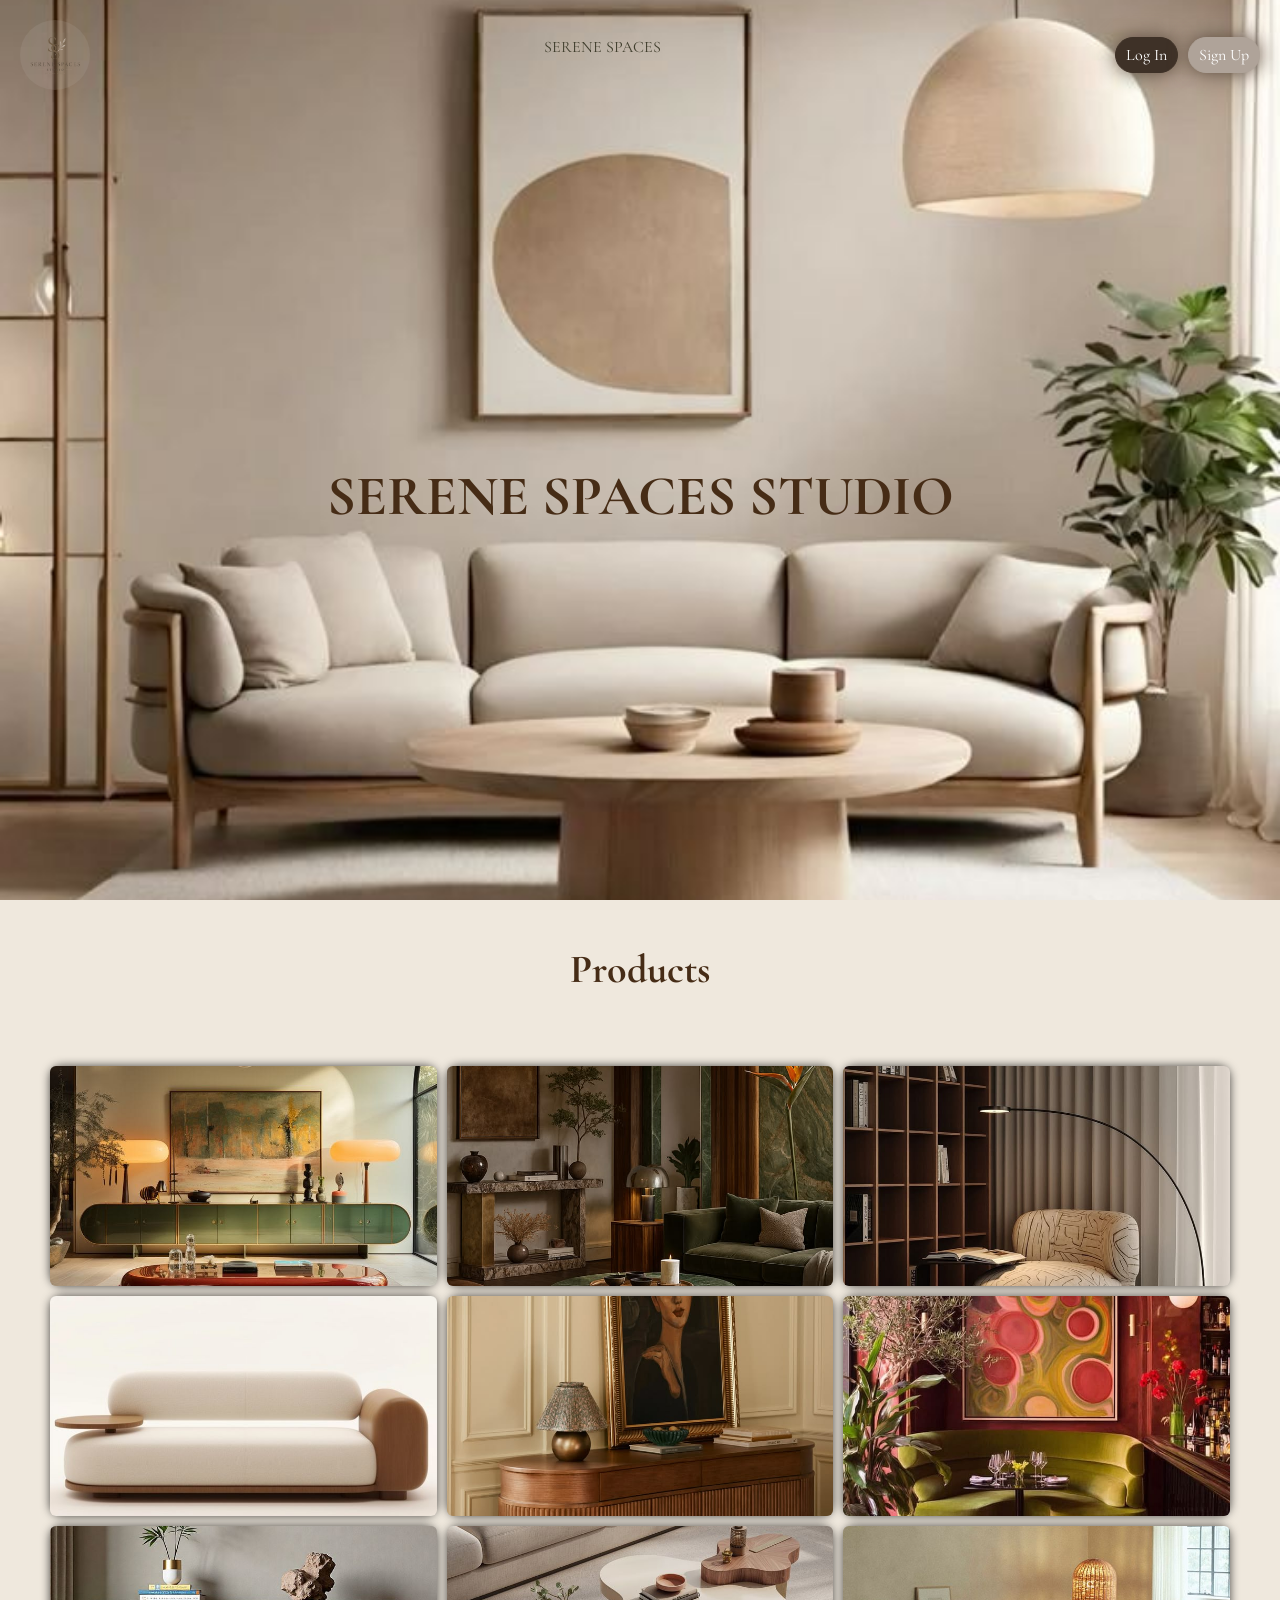
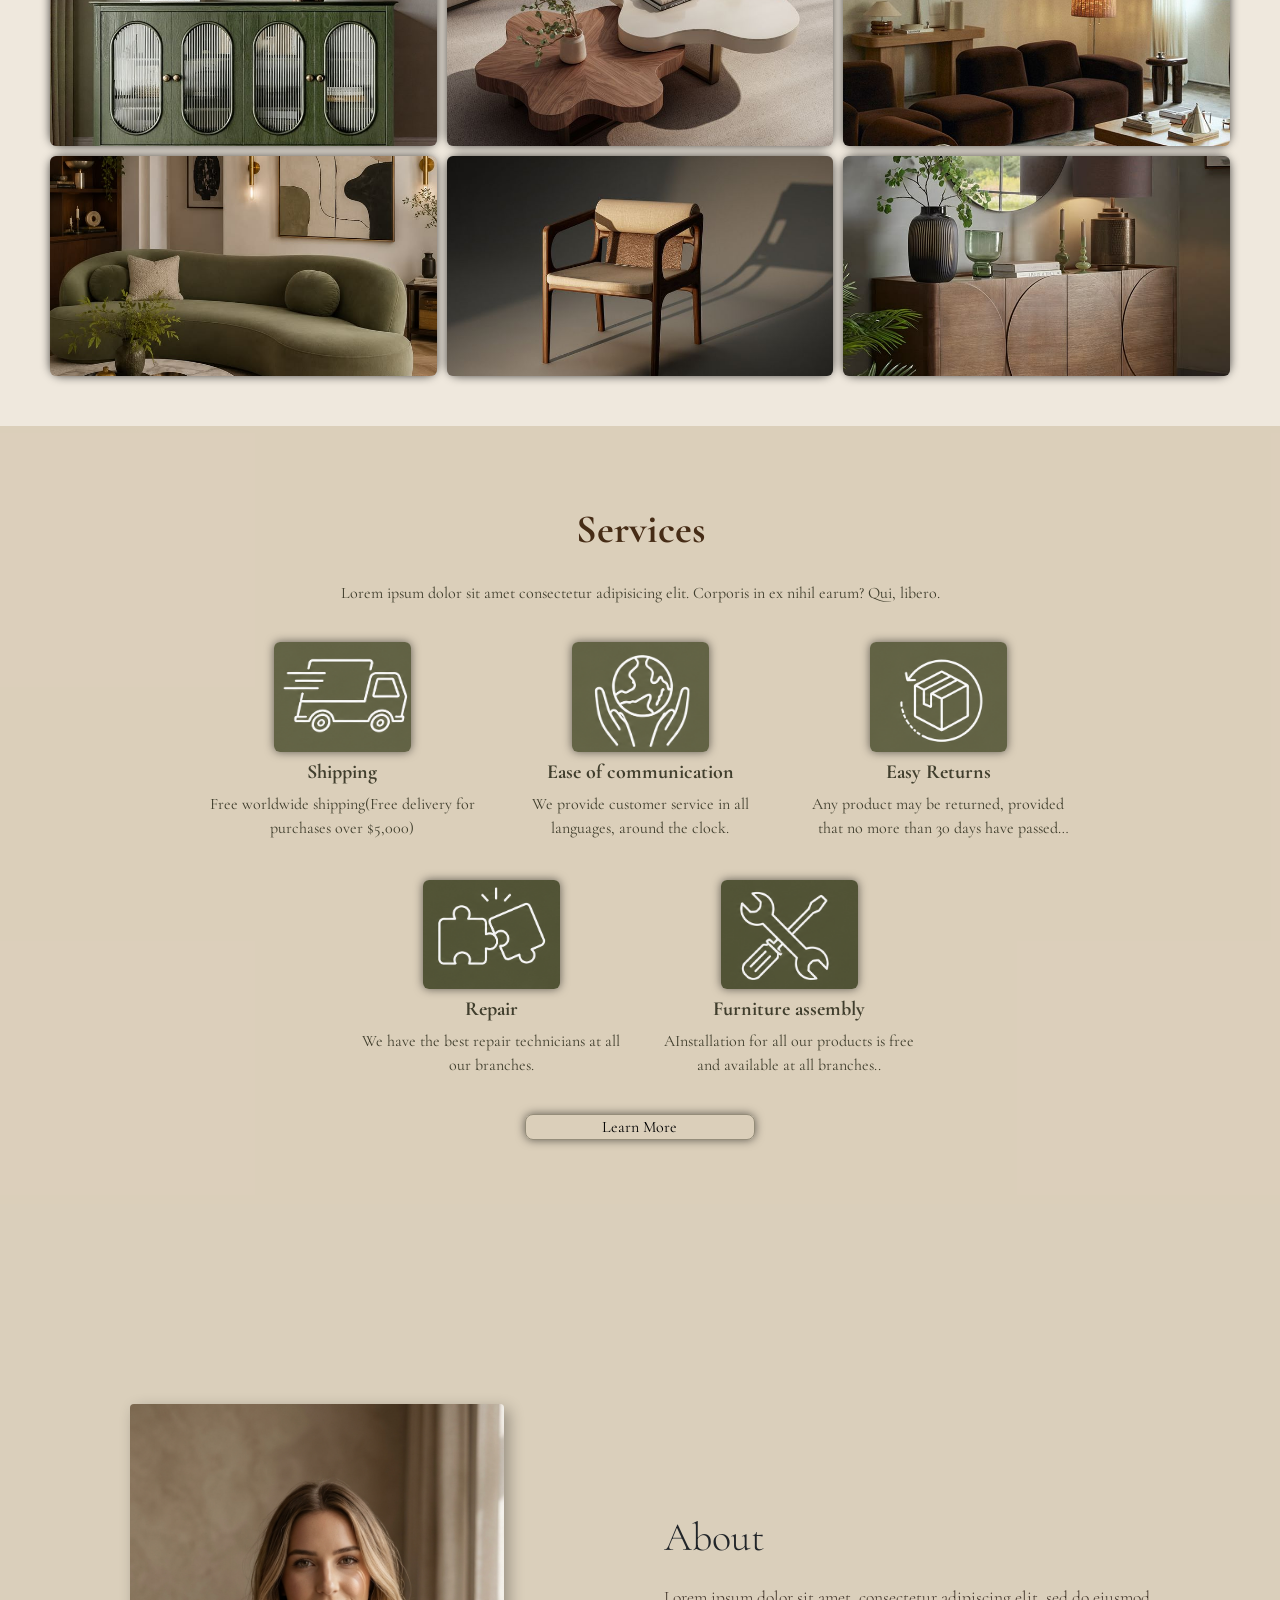
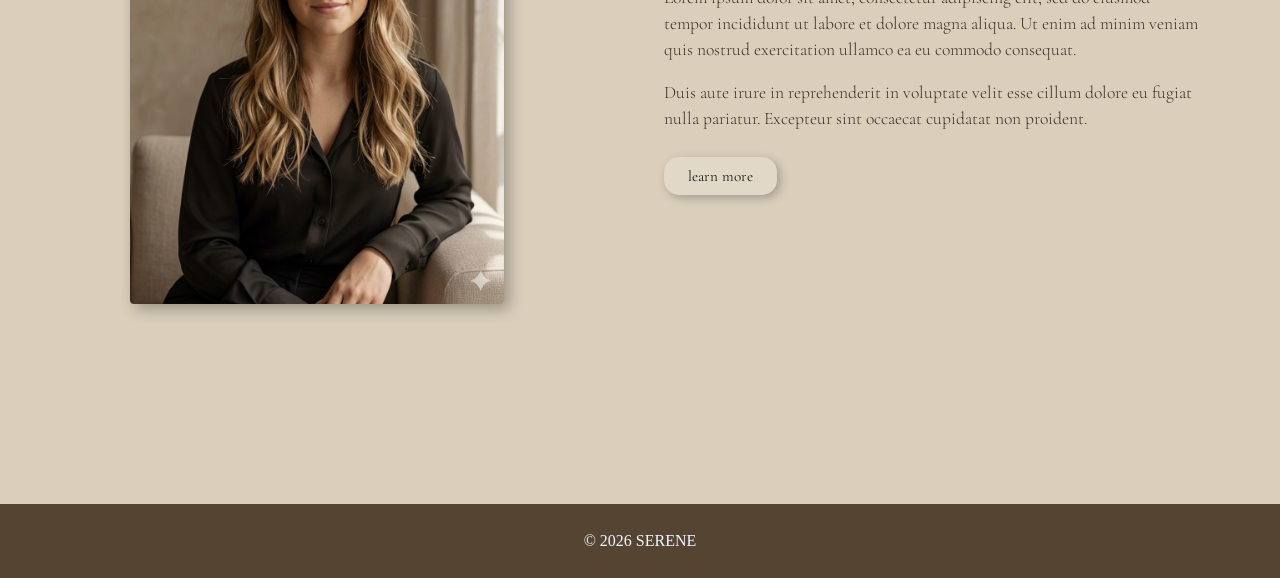
<file: index.html>
<!DOCTYPE html>
<html lang="en">

<head>
    <meta charset="UTF-8">
    <meta name="viewport" content="width=device-width, initial-scale=1.0">
    <title>SERENE SPACE</title>
    <link rel="stylesheet" href="https://cdnjs.cloudflare.com/ajax/libs/font-awesome/6.7.2/css/all.min.css"
        integrity="sha512-Evv84Mr4kqVGRNSgIGL/F/aIDqQb7xQ2vcrdIwxfjThSH8CSR7PBEakCr51Ck+w+/U6swU2Im1vVX0SVk9ABhg=="
        crossorigin="anonymous" referrerpolicy="no-referrer">
    <link href="https://cdn.jsdelivr.net/npm/bootstrap@5.3.8/dist/css/bootstrap.min.css" rel="stylesheet"
        integrity="sha384-sRIl4kxILFvY47J16cr9ZwB07vP4J8+LH7qKQnuqkuIAvNWLzeN8tE5YBujZqJLB" crossorigin="anonymous">
    <script src="https://cdn.jsdelivr.net/npm/bootstrap@5.3.8/dist/js/bootstrap.bundle.min.js"
        integrity="sha384-FKyoEForCGlyvwx9Hj09JcYn3nv7wiPVlz7YYwJrWVcXK/BmnVDxM+D2scQbITxI"
        crossorigin="anonymous"></script>
    <link rel="stylesheet" href="style.css">
    <link rel="preconnect" href="https://fonts.googleapis.com">
    <link rel="preconnect" href="https://fonts.gstatic.com" crossorigin>

    <link
        href="https://fonts.googleapis.com/css2?family=Cormorant+Garamond:wght@400;500;600;700&family=Poppins:wght@300;400;500;600&display=swap"
        rel="stylesheet">

</head>

<body>
    <section class="home">
        <header>
            <img class="logo" src="ChatGPT_Image_Jul_20__2026__04_13_28_PM-removebg-preview.png" alt="logo">
            <p>SERENE SPACES</p>
            <div class="btns">
                <a class="log_in" href="log_in.html">Log In</a>
                <a class="sign_up" href="">Sign Up</a>
            </div>
        </header>
        <div class="h1">
            <h1>SERENE SPACES
                STUDIO</h1>
        </div>
    </section>
    <!-- shimaa ahmed -->

    <section class="products text-center">
        <h1>Products</h1>
        <div class="cards ">

            <div class="c">
                <img src="1.jpeg " class="rounded ">
                <div class="layout"><button class="cart">Add to cart</button></div>

            </div>
            <div class="c">
                <img src="2.jpeg" class="rounded">
                <div class="layout"><button class="cart">Add to cart</button></div>

            </div>
            <div class="c">
                <img src="3.jpeg" class="rounded">
                <div class="layout"><button class="cart">Add to cart</button></div>

            </div>
            <div class="c">
                <img src="4.jpeg" class="rounded">
                <div class="layout"><button class="cart">Add to cart</button></div>

            </div>
            <div class="c">
                <img src="5.jpeg" class="rounded">
                <div class="layout"><button class="cart">Add to cart</button></div>

            </div>
            <div class="c">
                <img src="6.jpeg" class="rounded">
                <div class="layout"><button class="cart">Add to cart</button></div>

            </div>
            <div class="c">
                <img src="7.jpeg" class="rounded">
                <div class="layout"><button class="cart">Add to cart</button></div>

            </div>
            <div class="c">
                <img src="8.jpeg" class="rounded">
                <div class="layout"><button class="cart">Add to cart</button></div>

            </div>
            <div class="c">
                <img src="9.jpeg" class="rounded">
                <div class="layout"><button class="cart">Add to cart</button></div>

            </div>
            <div class="c">
                <img src="10.jpeg" class="rounded">
                <div class="layout"><button class="cart">Add to cart</button></div>

            </div>

            <div class="c">
                <img src="11.jpeg" class="rounded">
                <div class="layout"><button class="cart">Add to cart</button></div>

            </div>
            <div class="c">
                <img src="12.jpeg" class="rounded">
                <div class="layout"><button class="cart">Add to cart</button></div>

            </div>

        </div>
    </section>
    <section class="services">
        <h1>Services</h1>
        <p>Lorem ipsum dolor sit amet consectetur adipisicing elit. Corporis in ex nihil earum? Qui, libero.</p>
        <div class="row justify-content-center gap-2 p-2" id="servicesContainer"></div>
        <button class="Learn">Learn More</button>
    </section>
    <!-- yara mostfa -->
 <main class="container-fluid p-0">
        <div class="row g-0">
            <div class="col-12">
                <div class="card border-0 rounded-0 overflow-hidden min-vh-100 d-flex flex-column justify-content-between">
                    
                    <div class="card-bod p-4 p-md-5  d-flex align-items-center flex-grow-1">
                        <div class="container">
                            <div class="row align-items-center g-4 g-lg-5">
                                <div class="col-12 col-md-6 text-center">
                                    
                                    <img src="team projact.jpg" class="img-fluid rounded-1 custom-img ms-md-5" alt="Interior Designer">
                                </div>
                                <div class="col-12 col-md-6 text-light">
                                    <h2 class="font-serif text-dark mb-4 display-6">About</h2>
                                    <p class="lh-base font-sans fw-light mb-3 text-light-custom">
                                        Lorem ipsum dolor sit amet, consectetur adipiscing elit, sed do eiusmod tempor incididunt ut labore et dolore magna aliqua. Ut enim ad minim veniam quis nostrud exercitation ullamco ea eu commodo consequat.
                                    </p>
                                    <p class="lh-base font-sans fw-light mb-4 text-light-custom">
                                        Duis aute irure in reprehenderit in voluptate velit esse cillum dolore eu fugiat nulla pariatur. Excepteur sint occaecat cupidatat non proident.
                                    </p>
                                    <button class="btn btn-custom font-serif px-4 py-2" id="learnBtn">learn more</button>
                                </div>
                            </div>
                        </div>
                    </div>

            
                    </div>

                </div>
            </div>
        </div>
    </main>
<footer>© 2026 SERENE</footer>












    <script src="app.js"></script>
</body>

</html>
</file>
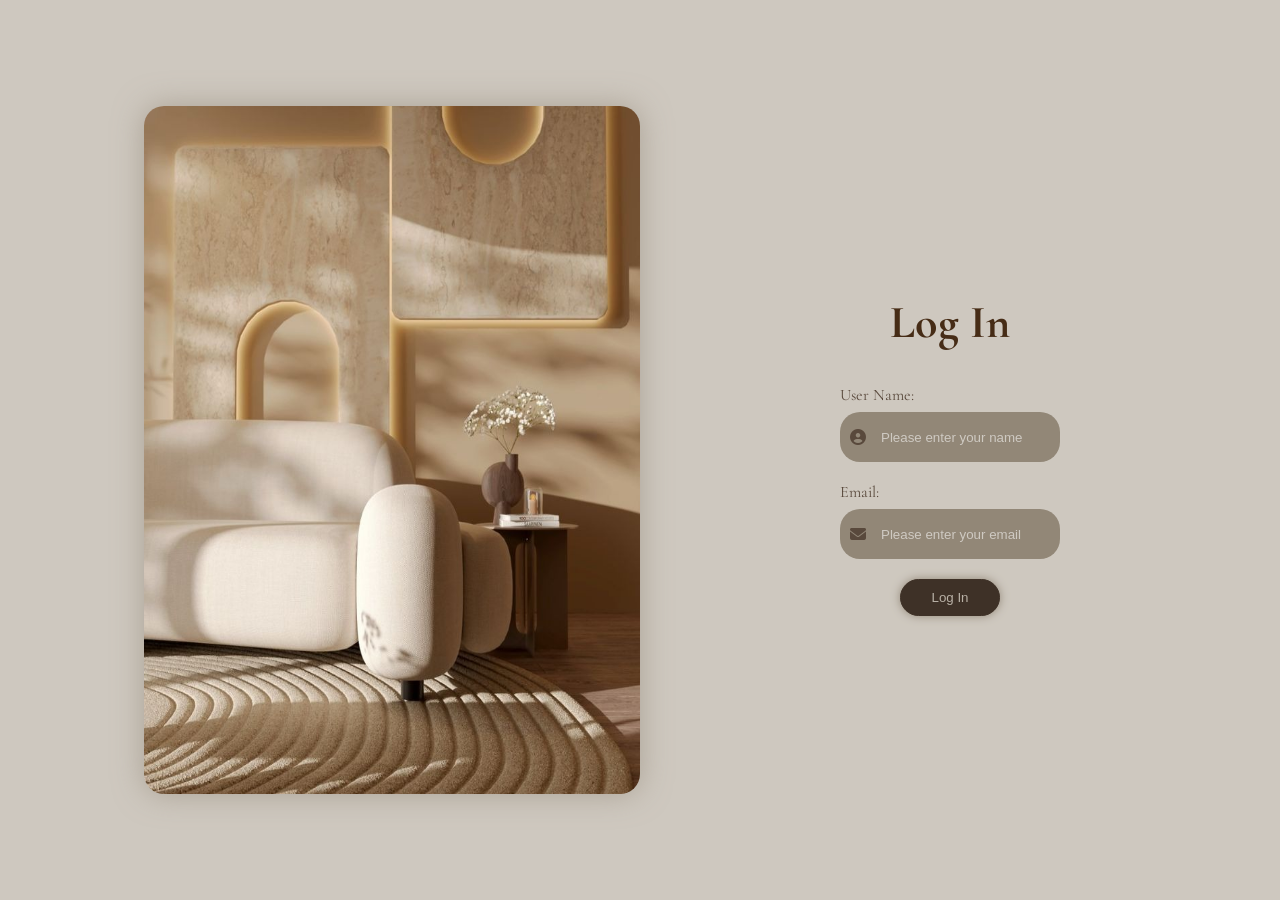
<file: log_in.html>
<!DOCTYPE html>
<html lang="en">

<head>
    <meta charset="UTF-8">
    <meta name="viewport" content="width=device-width, initial-scale=1.0">
    <title>log in</title>
    <link rel="stylesheet" href="style.css">
    <link rel="stylesheet" href="https://cdnjs.cloudflare.com/ajax/libs/font-awesome/6.7.2/css/all.min.css"
        integrity="sha512-Evv84Mr4kqVGRNSgIGL/F/aIDqQb7xQ2vcrdIwxfjThSH8CSR7PBEakCr51Ck+w+/U6swU2Im1vVX0SVk9ABhg=="
        crossorigin="anonymous" referrerpolicy="no-referrer">
    <link rel="preconnect" href="https://fonts.googleapis.com">
    <link rel="preconnect" href="https://fonts.gstatic.com" crossorigin>

    <link
        href="https://fonts.googleapis.com/css2?family=Cormorant+Garamond:wght@400;500;600;700&family=Poppins:wght@300;400;500;600&display=swap"
        rel="stylesheet">
</head>

<body>
    <section class="logInHome">
        <div class="pic">
            <img src="WhatsApp Image 2026-07-20 at 5.22.50 PM.jpeg" alt="">
        </div>
        <div class="formSection">
            <h1 class="logInForm">Log In</h1>
            <form class="form" id="log">
                <div>
                    <label for="name">User Name:</label>
                    <div id="name" class="filed1">
                        <i class="fa-solid fa-circle-user"></i>

                        <input class="inName" type="text" name="userName" placeholder="Please enter your name">
                    </div>
                </div>


                <div> <label for="email">Email:</label>
                    <div id="email" class="filed2">
                        <i class="fa-solid fa-envelope bg-info"></i>

                        <input class="inEmail" type="email" name="email" placeholder="Please enter your email">
                    </div>
                </div>
                <button class="logInbtn">Log In</button>


            </form>
        </div>






    </section>
    <script src="app2.js"></script>
</body>

</html>
</file>
<file: style.css>
* {
    margin: 0%;
    padding: 0px;
    outline: 0px;
    box-sizing: border-box;
    list-style: none;
    text-decoration: none;
    position: relative;
}

body {
    height: 100svh;
    max-width: 100svw;

    font-family: "Cormorant Garamond", serif;
     background-color:  #EFE8DD;
    /* font-family: "Poppins", sans-serif; */
    /* font-family:gromn; */
}

.home {
    font-family: "Cormorant Garamond", serif;
    background-image: url(download.jfif);
    background-repeat: no-repeat;
    background-size: cover;
    background-position: center;
    width: 100%;
    height: 100%;
    display: flex !important;
    flex-direction: column;
    color: #F7F4EF;
}

.logo {
    width: 70px;
    height: 70px;
    background-color: #afa39933;
    border-radius: 50%;
}

header {
    padding: 20px;
    display: flex;
    flex-direction: row;
    justify-content: space-between;
    align-items: center;
}

.h1 {
    display: flex;
    justify-content: center;
    align-items: center;
    height: 100%;


}

.h1 h1 {
    font-size: 56px;
    width: 70%;
    text-align: center;
}

.home .btns {
    display: flex;
    gap: 10px;
}

.home .btns a {
    padding: 5px 10px;
    border-radius: 20px;
    box-shadow: 0px 0px 20px #59493c;
    color: white;
    text-decoration: none;
}

.log_in {
    border: 1px solid #3e3127;
    background-color: #3e3127;
}

.sign_up {
    border: 1px solid #afa399;

    background-color: #afa399;
}

.home .btns a:hover {
    scale: 1.1;
    margin: 1px;
}
@media(max-width:427px){
    
    .home .btns a {
    padding: 5px 10px;
  
    width:70px;

    }
    .sign_up{
       display: none;
    }
}










.logInHome {
    color: #59493c;
    display: flex;
    padding: 20px;
    /* gap: 10%; */
    height: 100%;
    justify-content: space-evenly;
    align-items: center;
    background-color: #CEC8BF;
}

.logInHome .pic {
    width: 40%;
    height: 100%;

    display: flex;
    justify-content: center;

    align-items: center;
}

.logInHome .pic img {
    width: 100%;
    height: 80%;
    border-radius: 20px;
    box-shadow: 0px 0px 30px #92877796;


}

.formSection {
    display: flex;
    flex-direction: column;
    justify-content: center;
    /* align-items: center; */
    width: 30%;
    gap: 25px;
}

.logInForm {
    font-size: 46px;
    text-align: center;
    padding: 10px;
    font-family: "Cormorant Garamond", serif;
}

.filed1,
.filed2 {
    display: flex;
    flex-direction: row;
    justify-content: center;
    align-items: center;
    gap: 15px;
    padding: 10px;
    border-radius: 20px;
    width: 100%;
    height: 50px;
    background-color: #928777;
    margin-top: 7px;
}

.filed1 input {
    background-color: #afa39900;
    border: 0px;
}

/* .filed2 {
    display: flex;
    flex-direction: row;
    justify-content: center;
    align-items: center;
    gap: 15px;
    border-radius: 20px;
    padding: 10px;
    width: 100%;
    height: 50px;
    background-color: #928777;
} */

.filed2 input {
    background-color: #afa39900;
    border: 0px;
}

.logInbtn {
    padding: 10px 30px;
    border-radius: 20px;
    background-color: #3e3127;
    border: 1px solid #3e3127;
    color: #b9b1a6;
    box-shadow: 0px 0px 10px #928777;

}

input::placeholder {
    color: rgba(255, 255, 255, 0.557);
}

form {
    display: flex;
    flex-direction: column;
    align-items: center;
    gap: 20px;
}

/* shaimaa ahmed -------------------------------- */
.products {
    background-color: #EFE8DD;
     margin-top: 30px;

}

.cards {
    display: grid;
    grid-template-columns: repeat(auto-fill, minmax(300px, 1fr));
    gap: 10px;
    padding: 50px;
    justify-content: center;


}

h1 {

    color: #462c16;
    font-weight: bold;
    padding: 15px;
}

h1:hover {
    color: #462c1688;
}

.c {
    width: 100%;
    height: 220px;
    box-shadow: 0px 0px 10px rgba(0, 0, 0, 0.711);
    border-radius: 12px;
    flex-direction: column;
}

.layout {
    position: absolute;
    top: 0px;
    right: 0px;
    left: 0px;
    border-radius: 12px;
    width: 100%;
    height: 100%;
    background: rgba(65, 35, 11, .5);
    display: flex;
    justify-content: center;
    align-items: center;
    opacity: 0;
    transition: .3s;
}

.c:hover .layout {
    opacity: 1;
}

.c img {
    display: block;
    width: 100%;
    height: 100%;
    object-fit: cover;
    object-position: center;
}

.cart {
    background-color: #462c16;
    color: #EFE8DD;
    border-radius: 25px;
    width: 35%;
    padding: 4px;
    font-size: 15px;
    border: none;
    box-shadow: 0px 0px 10px rgba(255, 222, 173, 0.414);
}

.services {
    display: flex;
    flex-direction: column;
    background-color: #d1c2a8a5;
    justify-content: center;
    text-align: center;
    padding: 5%;
    gap: 5px
}

.Learn {
    background-color: #d1c2a800;
    color: black;
    border: 1px solid #403e2d74;
    width: 20%;
    margin: auto;
    box-shadow: 0px 0px 10px rgba(0, 0, 0, 0.564);
    transition: .5s;
    border-radius: 8px;


}

.Learn:hover {
    box-shadow: 2px 1px 10px #8f895a92
}

.imm {
    width: 50%;
    height: 50%;
    background-color: #d1c2a8a5;
    box-shadow: 0px 0px 10px rgba(0, 0, 0, 0.564);
    transition: .5s;
}

.par {
    transition: .5s;
    border-radius: 20px;
}

.par:hover {
    box-shadow: 0px 1px 10px #403e2d92;
}


.h {
    font-weight: bold;
    color: #403E2D;
}

p {
    color: #403E2D;
}

.card-body {
    display: -webkit-box;
    -webkit-line-clamp: 3;
    -webkit-box-orient: vertical;
    overflow: hidden;
}

/* yara mostafa */
.card-bod {
    background-color: #dacfbb;
    width: 100%;
    min-height: 100vh;
}

.text-light-custom {
    color:#3e3127 ;
    font-size: 1.10rem;
}
.hg {
    font-size: 56px;
    font-weight: bold;
}

.btn-custom {
    background-color: #e1d8c7;
    color: #1a1a1a;
    border: none;
    border-radius: 15px;
    font-size: 0.95rem;
    box-shadow: 3px 3px 10px rgba(0, 0, 0, 0.25);
    transition: all 0.2s ease;

}


.custom-img{
    max-width: 70%; 
    margin: 0 auto;
    display: block;
    box-shadow: 5px 5px 15px rgba(0,0,0,0.3);
}


footer{
    font-family: Cormorant ,Garamond;
   background-color:#564433;
   color: aliceblue;
   text-align: center;
   padding: 25PX;
}
</file>
